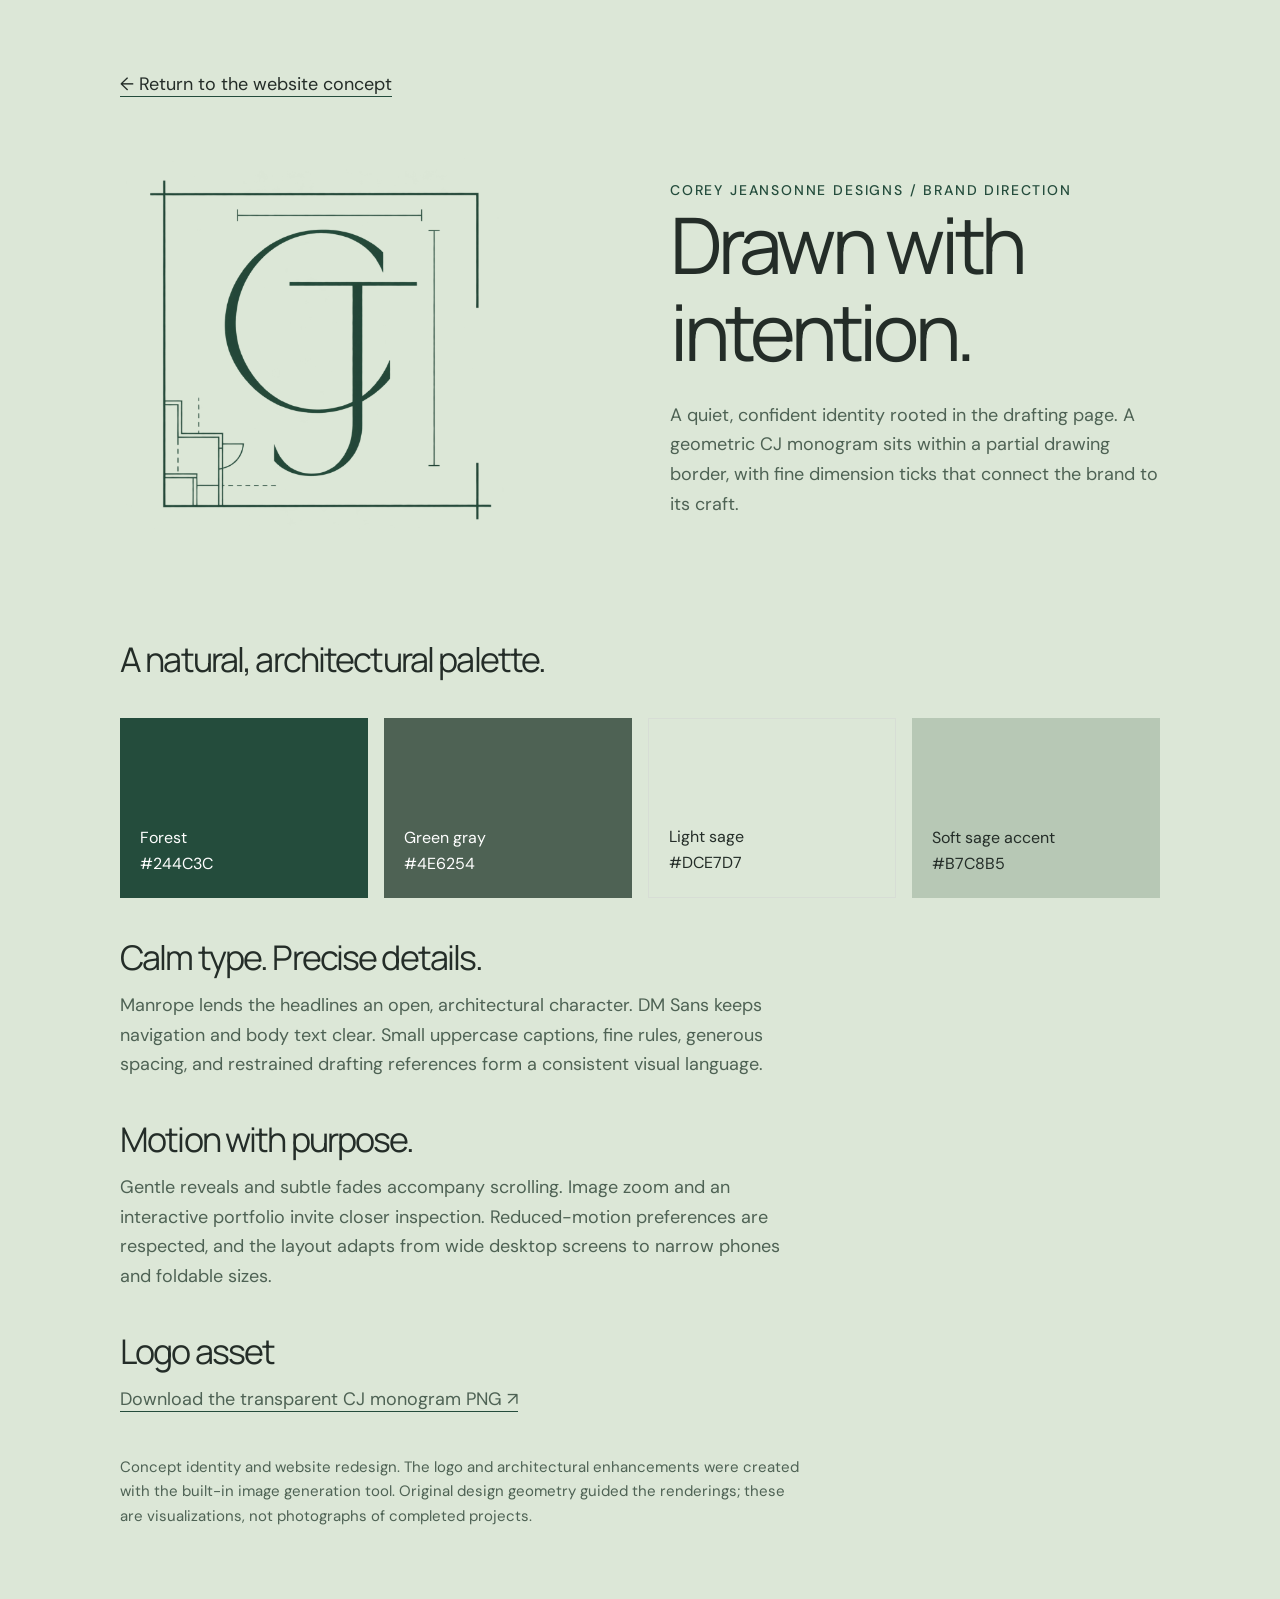
<file: brand.html>
<!doctype html><html lang="en"><head><meta charset="utf-8"><meta name="viewport" content="width=device-width,initial-scale=1"><title>Brand direction — Corey Jeansonne Designs</title><link rel="stylesheet" href="style.css"></head><body><main class="brand-page"><a href="index.html">← Return to the website concept</a><div class="brand-art"><img src="assets/cj-mark.png" alt="CJ monogram formed from architectural drafting lines"><div><p class="eyebrow">COREY JEANSONNE DESIGNS / BRAND DIRECTION</p><h1>Drawn with<br>intention.</h1><p style="margin-top:25px">A quiet, confident identity rooted in the drafting page. A geometric CJ monogram sits within a partial drawing border, with fine dimension ticks that connect the brand to its craft.</p></div></div><h2>A natural, architectural palette.</h2><div class="swatches"><div class="swatch" style="background:#244c3c;color:#fff">Forest<br>#244C3C</div><div class="swatch" style="background:#4e6254;color:#fff">Green gray<br>#4E6254</div><div class="swatch" style="background:#dce7d7;border:1px solid #d7ddd5">Light sage<br>#DCE7D7</div><div class="swatch" style="background:#b7c8b5">Soft sage accent<br>#B7C8B5</div></div><h2>Calm type. Precise details.</h2><p>Manrope lends the headlines an open, architectural character. DM Sans keeps navigation and body text clear. Small uppercase captions, fine rules, generous spacing, and restrained drafting references form a consistent visual language.</p><h2>Motion with purpose.</h2><p>Gentle reveals and subtle fades accompany scrolling. Image zoom and an interactive portfolio invite closer inspection. Reduced-motion preferences are respected, and the layout adapts from wide desktop screens to narrow phones and foldable sizes.</p><h2>Logo asset</h2><p><a href="assets/cj-mark.png" download>Download the transparent CJ monogram PNG ↗</a></p><p style="margin-top:40px;font-size:15px">Concept identity and website redesign. The logo and architectural enhancements were created with the built-in image generation tool. Original design geometry guided the renderings; these are visualizations, not photographs of completed projects.</p></main></body></html>
</file>
<file: style.css>
@import url('https://fonts.googleapis.com/css2?family=DM+Sans:wght@400;450;500;550;600;700&family=Manrope:wght@400;500;600;700&display=swap');
:root{--forest:#244c3c;--deep:#173b2d;--ink:#242d28;--gray:#727a75;--paper:#f1f2ed;--line:#d7ddd5;--white:#fcfdf9;--sage:#b7c8b5;--pad:clamp(22px,5vw,88px)}
*{box-sizing:border-box}html{scroll-behavior:smooth;scroll-padding-top:110px}body{margin:0;background:var(--paper);color:var(--ink);font:15px/1.65 'DM Sans',Arial,sans-serif}a{color:inherit;text-decoration:none}button,input,select,textarea{font:inherit}button,a,input,select,textarea{-webkit-tap-highlight-color:transparent}button{cursor:pointer}button:disabled{cursor:default}button:focus-visible,a:focus-visible,input:focus-visible,select:focus-visible,textarea:focus-visible{outline:2px solid var(--forest);outline-offset:5px}img{display:block;max-width:100%}h1,h2,h3,p{margin:0}h1,h2,h3{font-family:Manrope,'DM Sans',Arial,sans-serif;font-weight:400;line-height:1.12;letter-spacing:-.055em}h1{font-size:clamp(46px,6.1vw,94px)}h2{font-size:clamp(34px,4.2vw,62px)}h3{font-size:25px;letter-spacing:-.035em}p{color:var(--gray)}.eyebrow{font:500 11px/1.5 'DM Sans',sans-serif;letter-spacing:.18em;color:var(--forest)}.site-header{height:102px;padding:0 var(--pad);display:flex;align-items:center;justify-content:space-between;gap:24px;background:rgba(241,242,237,.95);backdrop-filter:blur(16px);position:sticky;top:0;z-index:20;border-bottom:1px solid var(--line)}.brand{display:flex;align-items:center;gap:12px}.brand img{width:65px;height:65px;object-fit:contain}.brand>span{font-size:12px;letter-spacing:.14em;font-weight:600;line-height:1.45}.brand small{display:block;font-size:9px;font-weight:400;margin-top:4px;letter-spacing:.25em}.site-header nav{display:flex;align-items:center;gap:36px}.site-header nav a{font-size:12px}.site-header nav a[aria-current=page]{color:var(--forest);box-shadow:0 2px var(--forest)}.site-header .nav-contact{border:1px solid var(--forest);padding:11px 20px;box-shadow:none!important}.nav-contact span{margin-left:18px}.menu-toggle{display:none}.skip{position:fixed;top:-100px;left:16px;background:white;padding:12px;z-index:50}.skip:focus{top:10px}.hero{padding:52px var(--pad) 0}.hero-heading{display:grid;grid-template-columns:1.4fr .6fr;gap:40px;align-items:end;margin-bottom:35px}.hero h1{max-width:850px;margin-top:18px}.hero h1 em{font-style:normal;color:var(--forest)}.hero-intro{max-width:330px;justify-self:end;padding-bottom:8px}.hero-intro p{font-size:14px;line-height:1.8}.text-link{display:inline-flex;align-items:center;justify-content:space-between;gap:35px;border-bottom:1px solid var(--forest);padding:14px 0 7px;color:var(--forest);font-size:12px;font-weight:500}.text-link span{font-size:20px;transition:transform .2s}.text-link:hover span{transform:translate(3px,-3px)}.hero-visual{height:clamp(320px,43vw,650px);position:relative;overflow:hidden;background:#d1d6cb}.hero-visual>img{width:100%;height:100%;object-fit:cover;object-position:center 57%;transition:transform 1.2s}.hero-visual:hover>img{transform:scale(1.025)}.photo-badge{position:absolute;left:24px;bottom:24px;padding:10px 15px;background:rgba(241,242,237,.93);font-size:10px;letter-spacing:.1em;display:flex;gap:18px;align-items:center}.photo-badge:before{content:'+';font-size:20px;color:var(--forest)}.hero-caption{display:flex;justify-content:space-between;font-size:10px;letter-spacing:.12em;color:var(--gray);padding:15px 0;border-bottom:1px solid var(--line)}.section{padding:100px var(--pad)}.intro-section{display:grid;grid-template-columns:.45fr 1fr;gap:80px}.intro-section .eyebrow{padding-top:12px}.intro-section h2{max-width:830px}.intro-section .body-copy{max-width:680px;margin-top:28px;display:grid;grid-template-columns:1fr 1fr;gap:30px;font-size:14px;line-height:1.85}.section-head{display:flex;justify-content:space-between;align-items:end;gap:30px;margin-bottom:38px}.section-head h2{margin-top:14px}.selected-section{padding-top:0}.selected-grid{display:grid;grid-template-columns:1.25fr 1fr;gap:30px;align-items:start}.selected-grid .project:nth-child(2){margin-top:90px}.project{margin:0}.project-photo{position:relative;overflow:hidden;background:#d5dcd2;aspect-ratio:1.5}.project-photo img{width:100%;height:100%;object-fit:cover;transition:transform .7s}.project-photo button{padding:0;border:0;background:none;width:100%;height:100%;display:block}.project-photo button:hover img{transform:scale(1.04)}.project-photo .expand{position:absolute;right:16px;bottom:16px;width:36px;height:36px;display:grid;place-items:center;background:var(--white);color:var(--forest);font-size:19px;pointer-events:none}.project-meta{display:flex;justify-content:space-between;gap:20px;padding:17px 0;border-bottom:1px solid var(--line)}.project-meta h3{font-size:19px}.project-meta p{font-size:11px;margin-top:5px}.project-number{font:11px/1.7 monospace;color:var(--gray)}.green-section{background:var(--forest);color:var(--paper);position:relative;overflow:hidden}.green-section:after{content:'';position:absolute;inset:0;opacity:.07;background-image:linear-gradient(to right,#fff 1px,transparent 1px),linear-gradient(to bottom,#fff 1px,transparent 1px);background-size:70px 70px;pointer-events:none}.green-section .eyebrow,.green-section p{color:#c7d4c7}.process-head{max-width:720px}.process-head h2{margin-top:20px}.process-list{display:grid;grid-template-columns:repeat(3,1fr);gap:50px;margin-top:65px;position:relative;z-index:1}.process-list article{padding-top:20px;border-top:1px solid #65816e}.process-list span{font:11px monospace;color:#c7d4c7}.process-list h3{margin:26px 0 17px}.process-list p{font-size:13px;max-width:310px}.plan-preview{display:grid;grid-template-columns:1fr 1fr;gap:65px;align-items:center}.plan-preview-image{position:relative;background:#e4e8df;padding:30px}.plan-preview-image img{width:100%;aspect-ratio:1.45;object-fit:cover}.plan-preview-image:before,.plan-preview-image:after{content:'+';position:absolute;font:22px monospace;color:var(--forest)}.plan-preview-image:before{top:8px;left:8px}.plan-preview-image:after{bottom:8px;right:8px}.plan-preview h2{margin:20px 0 26px;max-width:450px}.plan-preview p{max-width:410px;font-size:14px}.solid-link{display:inline-flex;align-items:center;gap:45px;background:var(--forest);color:var(--white);padding:14px 22px;font-size:12px;margin-top:28px}.solid-link:hover{background:var(--deep)}.page-heading{padding:65px var(--pad) 40px}.page-heading h1{margin-top:20px}.page-heading .page-lede{display:flex;justify-content:space-between;gap:30px;align-items:end;margin-top:25px}.page-lede>p{max-width:630px;font-size:14px}.page-count{font:11px monospace;color:var(--gray);white-space:nowrap}.filters{display:flex;gap:10px;flex-wrap:wrap;align-items:center;border-top:1px solid var(--line);border-bottom:1px solid var(--line);padding:17px 0;margin-bottom:32px}.filter-button{background:none;border:1px solid transparent;padding:8px 18px;font-size:12px;color:var(--gray);border-radius:0}.filter-button[aria-pressed=true]{background:var(--forest);color:var(--white)}.filter-button:hover{border-color:var(--forest)}.gallery-section{padding:0 var(--pad) 90px}.gallery-grid{display:grid;grid-template-columns:1fr 1fr;gap:45px 28px}.gallery-grid .project:nth-child(3n+1){grid-column:auto}.gallery-note{font-size:11px;margin:28px 0;color:var(--gray)}.plan-section{padding:0 var(--pad) 90px}.plan-controls{display:grid;grid-template-columns:1.5fr repeat(3,1fr) auto;gap:18px;padding:24px 0;border-block:1px solid var(--line);margin-bottom:28px}.plan-controls label{display:flex;flex-direction:column;gap:6px;font-size:10px;text-transform:uppercase;letter-spacing:.1em;color:var(--gray)}input,select,textarea{border:1px solid var(--line);border-radius:0;background:transparent;color:var(--ink);padding:12px;width:100%;min-width:0}input::placeholder,textarea::placeholder{color:#8a918b}.reset-button{background:none;border:0;border-bottom:1px solid var(--gray);padding:5px;color:var(--gray);align-self:end;font-size:12px;margin-bottom:10px}.result-count{font-size:11px;display:flex;justify-content:space-between;gap:20px;margin-bottom:22px}.plan-grid{display:grid;grid-template-columns:repeat(3,1fr);gap:32px 24px}.plan-card{border-bottom:1px solid var(--line);padding-bottom:18px}.plan-card img{width:100%;aspect-ratio:1.55;object-fit:cover;background:#d5dcd2}.plan-card-head{display:flex;justify-content:space-between;align-items:center;margin-top:17px}.plan-card h3{font-size:22px}.plan-card .price{font-size:12px;color:var(--forest)}.plan-stats{display:flex;flex-wrap:wrap;gap:8px 16px;margin-top:13px;color:var(--gray);font-size:11px}.load-more{display:block;margin:40px auto 0;border:1px solid var(--forest);background:transparent;color:var(--forest);padding:13px 30px}.no-results{grid-column:1/-1;padding:40px;border:1px solid var(--line)}.included{padding-top:40px;display:grid;grid-template-columns:1fr 1.2fr;gap:60px;margin-top:60px;border-top:1px solid var(--line)}.included h2{font-size:38px}.included p{font-size:13px;margin-bottom:15px}.contact-layout{display:grid;grid-template-columns:1fr 1fr;gap:70px;padding:0 var(--pad) 100px}.contact-photo img{width:100%;height:750px;object-fit:cover;object-position:center}.contact-photo p{font-size:10px;margin-top:12px}.contact-details{display:grid;grid-template-columns:1fr 1fr;gap:20px;padding:27px 0 34px;border-bottom:1px solid var(--line);margin-bottom:30px}.contact-details span{font-size:10px;display:block;text-transform:uppercase;letter-spacing:.1em;color:var(--gray);margin-bottom:6px}.contact-details a{font-size:13px;overflow-wrap:anywhere}.contact-details p{font-size:13px;color:var(--ink)}.contact-form h2{font-size:32px;margin-bottom:12px}.contact-form>p{font-size:12px;margin-bottom:26px}.form-grid{display:grid;grid-template-columns:1fr 1fr;gap:20px}.form-grid label{font-size:11px;display:flex;flex-direction:column;gap:8px}.form-grid .full{grid-column:1/-1}.form-grid textarea{resize:vertical;min-height:140px}.submit-button{margin-top:25px;background:var(--forest);color:white;border:0;padding:14px 25px;display:flex;gap:60px;align-items:center}.form-status{margin-top:18px!important;color:var(--forest);padding:14px;background:#e3eade}.contact-form .privacy{font-size:10px;margin-top:12px}.contact-photo .photo-wrap{position:sticky;top:125px}footer{padding:65px var(--pad) 22px;background:#e3e8df}.footer-top{display:flex;justify-content:space-between;align-items:center;padding-bottom:55px;border-bottom:1px solid #c7d0c2}.footer-top h2{font-size:clamp(32px,4vw,58px);margin-top:20px}.circle-link{display:grid;place-items:center;width:86px;height:86px;border:1px solid var(--forest);border-radius:50%;font-size:30px;color:var(--forest)}.circle-link:hover{color:white;background:var(--forest)}.footer-bottom{display:flex;justify-content:space-between;align-items:center;gap:20px;padding:28px 0;font-size:11px}.footer-wordmark{font-family:Manrope,Arial,sans-serif;font-size:19px;letter-spacing:-.04em}.footer-wordmark em{display:block;font-size:11px;font-style:normal;letter-spacing:.2em}.fineprint{display:flex;justify-content:space-between;gap:20px;font-size:9px;color:var(--gray);padding-top:12px;border-top:1px solid #c7d0c2}.reveal{opacity:1;transform:none;transition:opacity .8s ease,transform .8s ease}.motion .reveal:not(.is-visible){opacity:0;transform:translateY(28px)}.reveal.is-leaving{opacity:.28}.page-enter{animation:pageIn .5s ease}@keyframes pageIn{from{opacity:.3;transform:translateY(9px)}to{opacity:1;transform:none}}dialog{background:#172b21;color:var(--paper);border:0;width:min(1300px,96vw);max-width:96vw;max-height:96dvh;padding:22px 28px}dialog::backdrop{background:rgba(8,21,14,.86);backdrop-filter:blur(10px)}body:has(dialog[open]){overflow:hidden}.lightbox-top{display:flex;justify-content:space-between;align-items:center;margin-bottom:15px;font:11px monospace}.lightbox-top button,.lightbox-bottom button{background:none;border:1px solid #829889;color:var(--paper);padding:8px 14px;font-size:11px}.lightbox-stage{display:grid;grid-template-columns:40px 1fr 40px;gap:10px;align-items:center}.lightbox-stage>img{width:100%;height:min(65dvh,750px);object-fit:contain}.lightbox-stage>button{background:transparent;border:0;color:white;font-size:24px;height:50px}.lightbox-bottom{display:flex;justify-content:space-between;align-items:center;gap:20px;margin-top:18px}.lightbox-bottom h2{font-size:24px;letter-spacing:-.025em}.lightbox-bottom p{font-size:10px;color:#b9c7b9;margin-top:5px}.lightbox-bottom button{white-space:nowrap}dialog button:focus-visible{outline-color:white}.brand-page{max-width:1100px;margin:auto;padding:70px 30px}.brand-page .brand-art{display:grid;grid-template-columns:1fr 1fr;align-items:center;gap:60px;padding:50px 0}.brand-art img{width:100%;max-width:400px}.swatches{display:grid;grid-template-columns:repeat(4,1fr);gap:16px;margin:40px 0}.swatch{height:180px;padding:20px;display:flex;flex-direction:column;justify-content:end;font-size:12px}.brand-page h2{font-size:34px;margin:40px 0 15px}.brand-page p{max-width:680px}.brand-page a{border-bottom:1px solid var(--forest)}
@media(min-width:1800px){body{max-width:2000px;margin:auto;border-inline:1px solid var(--line)}}
@media(max-width:1050px){.site-header nav{gap:22px}.hero-heading{grid-template-columns:1.3fr .7fr;gap:24px}.hero-intro p{font-size:12px}.intro-section{gap:35px;grid-template-columns:.3fr 1fr}.contact-layout{gap:35px}.contact-details{grid-template-columns:1fr}.contact-photo img{height:800px}.plan-controls{grid-template-columns:1.4fr 1fr 1fr}.plan-controls .reset-button{align-self:center}.plan-grid{grid-template-columns:1fr 1fr}.plan-preview{gap:35px}.process-list{gap:25px}.brand>span{font-size:10px}}
@media(max-width:720px){.site-header{height:80px}.brand img{width:50px;height:50px}.brand>span{font-size:10px}.brand small{font-size:8px}.menu-toggle{display:flex;align-items:center;gap:15px;border:0;background:none;font-size:12px;padding:10px 0}.site-header nav{display:none;position:absolute;left:0;right:0;top:80px;padding:25px var(--pad);background:var(--paper);border-bottom:1px solid var(--line);flex-direction:column;align-items:stretch;gap:18px}.site-header nav.is-open{display:flex}.site-header nav a{padding:8px 0;font-size:16px}.site-header .nav-contact{padding:12px 15px}.hero{padding-top:35px}.hero-heading{grid-template-columns:1fr;gap:23px;margin-bottom:28px}.hero h1{font-size:clamp(43px,10vw,70px);margin-top:15px}.hero-intro{max-width:440px;justify-self:start}.hero-intro p{font-size:13px}.hero-visual{height:360px}.hero-visual>img{object-position:center}.photo-badge{left:14px;bottom:14px;font-size:8px;padding:7px 10px;gap:10px}.hero-caption{font-size:8px;gap:14px}.section{padding:65px var(--pad)}.intro-section{grid-template-columns:1fr;gap:22px}.intro-section .body-copy{grid-template-columns:1fr;gap:15px;margin-top:22px}.intro-section h2{font-size:36px}.section-head{gap:20px;align-items:start;flex-direction:column;margin-bottom:25px}.selected-section{padding-top:0}.selected-grid{grid-template-columns:1fr;gap:30px}.selected-grid .project:nth-child(2){margin-top:0}.process-list{grid-template-columns:1fr;margin-top:35px;gap:25px}.process-list article{display:grid;grid-template-columns:30px 1fr;gap:8px 14px}.process-list h3{margin:0}.process-list p{grid-column:2;max-width:none}.process-head h2{font-size:36px}.plan-preview{grid-template-columns:1fr;gap:30px}.plan-preview-image{padding:22px}.page-heading{padding-top:40px}.page-heading h1{font-size:49px}.page-heading .page-lede{flex-direction:column;align-items:start;gap:20px}.gallery-grid{gap:30px;grid-template-columns:1fr}.filters{gap:4px}.filter-button{font-size:11px;padding:8px 12px}.gallery-section,.plan-section{padding-bottom:60px}.plan-controls{grid-template-columns:1fr 1fr;gap:15px}.plan-controls label:first-child{grid-column:1/-1}.plan-controls .reset-button{justify-self:start}.plan-grid{gap:25px;grid-template-columns:1fr}.result-count{flex-direction:column;gap:6px}.included{grid-template-columns:1fr;gap:25px;margin-top:40px}.contact-layout{grid-template-columns:1fr;gap:25px;padding-bottom:60px}.contact-photo{order:2}.contact-photo img{height:420px;object-position:center 50%}.contact-details{grid-template-columns:1fr 1fr;padding-top:0}.contact-details a{font-size:12px}.contact-photo .photo-wrap{position:static}.form-grid{gap:18px 14px}.footer-top{gap:20px;padding-bottom:35px}.circle-link{width:58px;height:58px;flex-shrink:0;font-size:24px}.footer-bottom{align-items:start;flex-wrap:wrap}.footer-wordmark{width:100%}.fineprint{flex-direction:column;gap:8px}.lightbox-stage{grid-template-columns:28px 1fr 28px;gap:2px}.lightbox-stage>img{height:55dvh}.lightbox-bottom{flex-direction:column;align-items:start}dialog{padding:16px 12px}.lightbox-bottom h2{font-size:20px}.brand-page .brand-art{grid-template-columns:1fr;gap:20px}.swatches{grid-template-columns:1fr 1fr}.swatch{height:140px}}
@media(max-width:360px){.brand{gap:5px}.brand>span{font-size:9px}.hero h1{font-size:40px}.contact-details{grid-template-columns:1fr}.form-grid{grid-template-columns:1fr}.form-grid .full{grid-column:auto}}
@media(horizontal-viewport-segments:2){:root{--pad:max(28px,env(safe-area-inset-left))}.hero-heading,.contact-layout,.selected-grid{column-gap:max(40px,calc(env(viewport-segment-left 1 0, 0px) - env(viewport-segment-right 0 0, 0px)))}}
@media(prefers-reduced-motion:reduce){html{scroll-behavior:auto}*,*:before,*:after{animation:none!important;transition:none!important}.motion .reveal:not(.is-visible),.reveal.is-leaving{opacity:1;transform:none}}

/* Readable type, a softer landscape palette, and a consistent alignment grid. */
:root {
  --paper: #dce7d7;
  --white: #eaf1e5;
  --gray: #4e6254;
  --line: #b9ccb4;
}
body { font-size: 18px; }
[hidden] { display: none !important; }
html { scroll-padding-top: 156px; }
.site-header { height: 140px; background: rgba(220,231,215,.97); }
.brand { gap: 18px; }
.brand img { width: 104px; height: 104px; }
.brand > span { font-size: 22px; letter-spacing: .1em; }
.brand small { font-size: 14px; margin-top: 9px; letter-spacing: .22em; }
.site-header nav { gap: 30px; }
.site-header nav a { font-size: 17px; }
.site-header .nav-contact { padding: 14px 22px; }
.eyebrow { font-size: 14px; letter-spacing: .13em; }
.hero-heading { grid-template-columns: 1.45fr 1fr; gap: 48px; }
.hero-intro { max-width: 430px; padding-bottom: 0; }
.hero-intro p, .intro-section .body-copy, .page-lede > p,
.plan-preview p, .process-list p, .included p { font-size: 18px; line-height: 1.75; }
.text-link, .solid-link { font-size: 17px; }
.photo-badge { font-size: 13px; }
.hero-caption { font-size: 13px; letter-spacing: .07em; }
.intro-section .body-copy { gap: 32px; max-width: 820px; }
.section-head { align-items: end; }
.selected-grid { grid-template-columns: repeat(2,minmax(0,1fr)); align-items: start; gap: 32px; }
.selected-grid .project:nth-child(2) { margin-top: 0; }
.project-photo { aspect-ratio: 4 / 5; }
.project { min-width: 0; }
.project-meta { align-items: baseline; min-height: 105px; gap: 15px; }
.project-meta h3 { font-size: 25px; }
.project-meta p { font-size: 16px; }
.project-number, .page-count { font-size: 14px; }
.page-lede > p { max-width: 800px; }
.process-list { gap: 36px; }
.process-list span { font-size: 15px; }
.process-list p { max-width: none; }
.plan-preview-image { background: #cbdcc4; }
.filter-button { font-size: 17px; padding: 10px 20px; }
.gallery-note { font-size: 15px; }
.plan-controls { align-items: end; grid-template-columns: 1.3fr repeat(3,1fr) auto; }
.plan-controls label { font-size: 14px; letter-spacing: .06em; gap: 10px; }
.plan-controls input, .plan-controls select { font-size: 17px; min-height: 54px; }
.reset-button { font-size: 16px; }
.result-count { font-size: 15px; }
.plan-grid { gap: 40px 28px; }
.plan-card-head { align-items: baseline; gap: 16px; }
.plan-card img { height: auto; aspect-ratio: 4 / 5; object-fit: cover; }
.plan-preview-image img { height: auto; aspect-ratio: 1.45; }
.plan-card h3 { font-size: 30px; }
.plan-card .price { font-size: 20px; }
.plan-stats { font-size: 17px; gap: 8px 20px; line-height: 1.7; }
.load-more { font-size: 17px; }
.contact-photo .photo-wrap { top: 162px; }
.contact-photo p { font-size: 14px; }
.contact-details { grid-template-columns: 1fr; gap: 20px; }
.contact-details span { font-size: 14px; }
.contact-details a, .contact-details p { font-size: 18px; }
.contact-form > p, .form-grid label { font-size: 16px; }
.form-grid input, .form-grid textarea, .submit-button { font-size: 18px; }
.contact-form .privacy { font-size: 14px; }
footer { background: #cadbc3; }
.footer-bottom { font-size: 16px; }
.footer-wordmark { font-size: 27px; }
.footer-wordmark em { font-size: 15px; }
.fineprint { font-size: 13px; border-color: #afc3a8; }
.footer-top { border-color: #afc3a8; }
.lightbox-top, .lightbox-top button, .lightbox-bottom button { font-size: 16px; }
.lightbox-bottom p { font-size: 14px; }
.swatch { font-size: 16px; }

@media(max-width:1100px) {
  .site-header { height: 116px; }
  .brand img { width: 86px; height: 86px; }
  .brand > span { font-size: 20px; }
  .brand small { font-size: 13px; }
  .menu-toggle { display:flex; align-items:center; gap:15px; border:0; background:none; font-size:17px; padding:12px 0; }
  .site-header nav { display:none; position:absolute; left:0; right:0; top:116px; padding:24px var(--pad); background:var(--paper); border-bottom:1px solid var(--line); flex-direction:column; align-items:stretch; gap:18px; }
  .site-header nav.is-open { display:flex; }
  .site-header nav a { padding:9px 0; font-size:19px; }
  .site-header .nav-contact { padding:14px 18px; }
  .hero-heading { grid-template-columns:1fr; gap:26px; }
  .hero-intro { max-width:620px; justify-self:start; }
  .hero-intro p br { display:none; }
  .hero-intro p br::after { content:' '; }
  .hero-intro p { max-width:600px; }
  .plan-controls { grid-template-columns:repeat(2,minmax(0,1fr)); }
  .plan-controls label:first-child { grid-column:1/-1; }
  .plan-controls .reset-button { justify-self:start; }
  .project-meta { min-height:130px; }
}
@media(max-width:720px) {
  html { scroll-padding-top:116px; }
  .site-header { height:106px; gap:12px; }
  .brand { gap:10px; }
  .brand img { width:74px; height:74px; }
  .brand > span { font-size:16px; letter-spacing:.055em; }
  .brand small { font-size:11px; letter-spacing:.14em; margin-top:7px; }
  .site-header nav { top:106px; }
  .menu-toggle { font-size:16px; gap:8px; }
  .eyebrow { font-size:13px; letter-spacing:.1em; }
  .hero-intro p, .intro-section .body-copy, .page-lede > p,
  .plan-preview p, .process-list p, .included p { font-size:18px; }
  .hero-caption { font-size:11px; }
  .hero-caption span { max-width:48%; }
  .photo-badge { font-size:11px; }
  .selected-grid, .gallery-grid { grid-template-columns:minmax(0,1fr); }
  .project-meta { min-height:100px; }
  .project-meta h3 { font-size:24px; }
  .project-number { font-size:13px; white-space:nowrap; }
  .section-head { align-items:start; }
  .filter-button { font-size:16px; padding:9px 14px; }
  .page-heading h1 { font-size:clamp(42px,9vw,60px); overflow-wrap:anywhere; }
  .plan-controls { gap:20px 14px; }
  .plan-controls input, .plan-controls select { font-size:16px; }
  .plan-controls label { font-size:13px; }
  .plan-card h3 { font-size:30px; }
  .plan-card .price { font-size:20px; }
  .plan-stats { font-size:17px; }
  .contact-details { grid-template-columns:1fr; }
  .contact-details a { font-size:18px; }
  .footer-bottom { font-size:16px; }
  .fineprint { font-size:13px; }
  .lightbox-bottom p { font-size:13px; }
}
@media(max-width:380px) {
  .brand img { width:62px; height:62px; }
  .brand > span { font-size:14px; }
  .brand small { font-size:10px; }
  .brand { gap:7px; }
  .menu-toggle { font-size:14px; }
  .intro-section h2, .process-head h2 { font-size:33px; }
  .project-meta { flex-wrap:wrap; }
  .project-number { display:none; }
}

/* A crisp studio masthead and quiet, continuous motion. */
.site-header { background:#fff; border-bottom-color:#d1ddd0; }
.brand img {
  filter:brightness(.55) contrast(1.65) drop-shadow(.35px 0 0 #173b2d) drop-shadow(0 .35px 0 #173b2d);
}
.brand > span { font-weight:700; color:var(--deep); }
.brand small { font-weight:600; color:var(--forest); }
.site-header nav { background:#fff; }
.hero-video { position:absolute; inset:0; width:100%; height:100%; object-fit:cover; object-position:center 57%; }
.hero-video[hidden] { display:none!important; }
.hero-visual { height:auto; aspect-ratio:16/9; }
.hero-visual > img { position:absolute; inset:0; width:100%; height:100%; }
.hero-motion-control { position:absolute; z-index:2; right:24px; bottom:24px; display:inline-flex; align-items:center; gap:10px; padding:11px 16px; border:1px solid rgba(255,255,255,.6); background:rgba(23,59,45,.86); color:#fff; font-size:14px; backdrop-filter:blur(10px); }
.hero-motion-control:hover { background:var(--deep); }
.hero-motion-control:focus-visible { outline-color:white; }
.motion-ribbon { margin-top:36px; padding:22px 0; border-block:1px solid var(--line); overflow:hidden; color:var(--forest); }
.motion-ribbon-track { display:flex; width:max-content; animation:ribbonTravel 48s linear infinite; }
.motion-ribbon-group { display:flex; align-items:center; flex-shrink:0; gap:42px; padding-right:42px; font:400 clamp(25px,3vw,42px)/1.25 Manrope,Arial,sans-serif; letter-spacing:-.035em; white-space:nowrap; }
.motion-ribbon-group span { font-size:20px; color:#64815c; }
.motion-ribbon.is-paused .motion-ribbon-track { animation-play-state:paused; }
.motion-ribbon:hover .motion-ribbon-track { animation-play-state:paused; }
@keyframes ribbonTravel { to { transform:translateX(-50%); } }
@media(max-width:720px) {
 .hero-motion-control { right:14px; bottom:14px; padding:9px 12px; font-size:12px; }
 .hero .photo-badge { bottom:62px; }
 .motion-ribbon { margin-top:26px; padding:18px 0; }
 .motion-ribbon-group { gap:26px; padding-right:26px; }
}
@media(max-width:720px) {
 .hero .photo-badge { display:none; }
 .hero-motion-control { right:10px; bottom:10px; }
}
@media(prefers-reduced-motion:reduce) {
 .hero-video { display:none; }
 .hero-visual:hover > img { transform:none; }
 .motion-ribbon-track { animation:none; }
}
</file>
